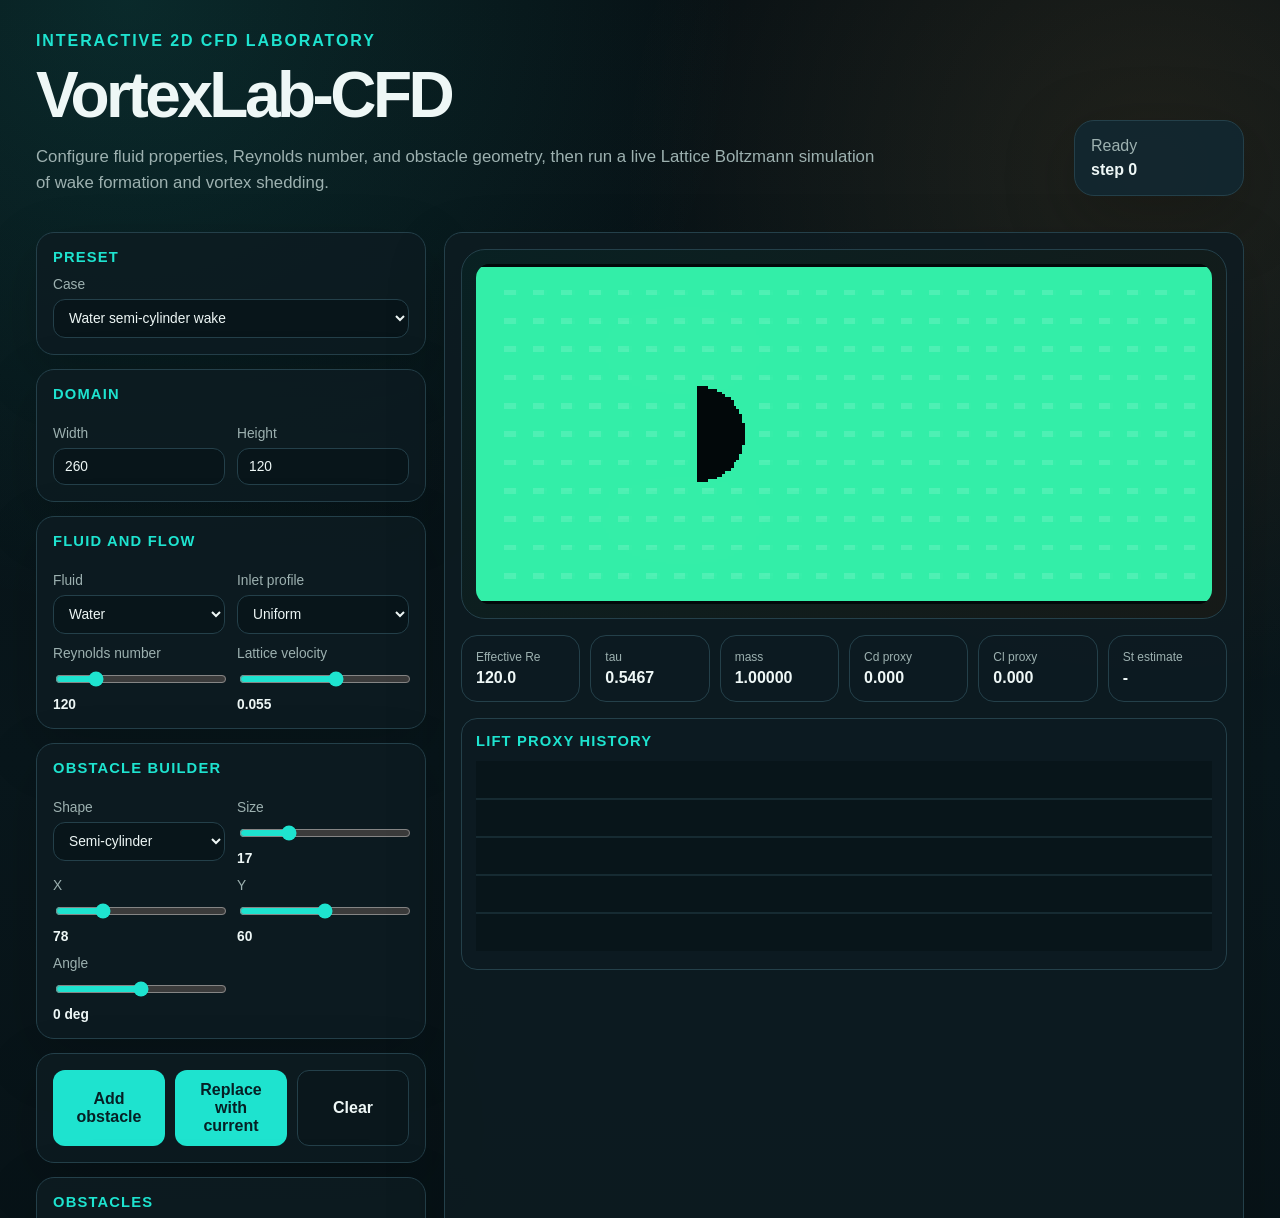
<file: index.html>
<!doctype html>
<html lang="en">
<head>
  <meta charset="utf-8"/>
  <meta name="viewport" content="width=device-width, initial-scale=1"/>
  <meta http-equiv="refresh" content="0; url=web/index.html"/>
  <title>VortexLab-CFD</title>
  <style>
    body {
      margin: 0;
      min-height: 100vh;
      display: grid;
      place-items: center;
      background: #071014;
      color: #eef7f6;
      font-family: Avenir Next, Segoe UI, Helvetica, Arial, sans-serif;
    }
    a { color: #1ee3cf; }
  </style>
</head>
<body>
  <p>Opening <a href="web/index.html">VortexLab-CFD interactive simulator</a>...</p>
</body>
</html>
</file>
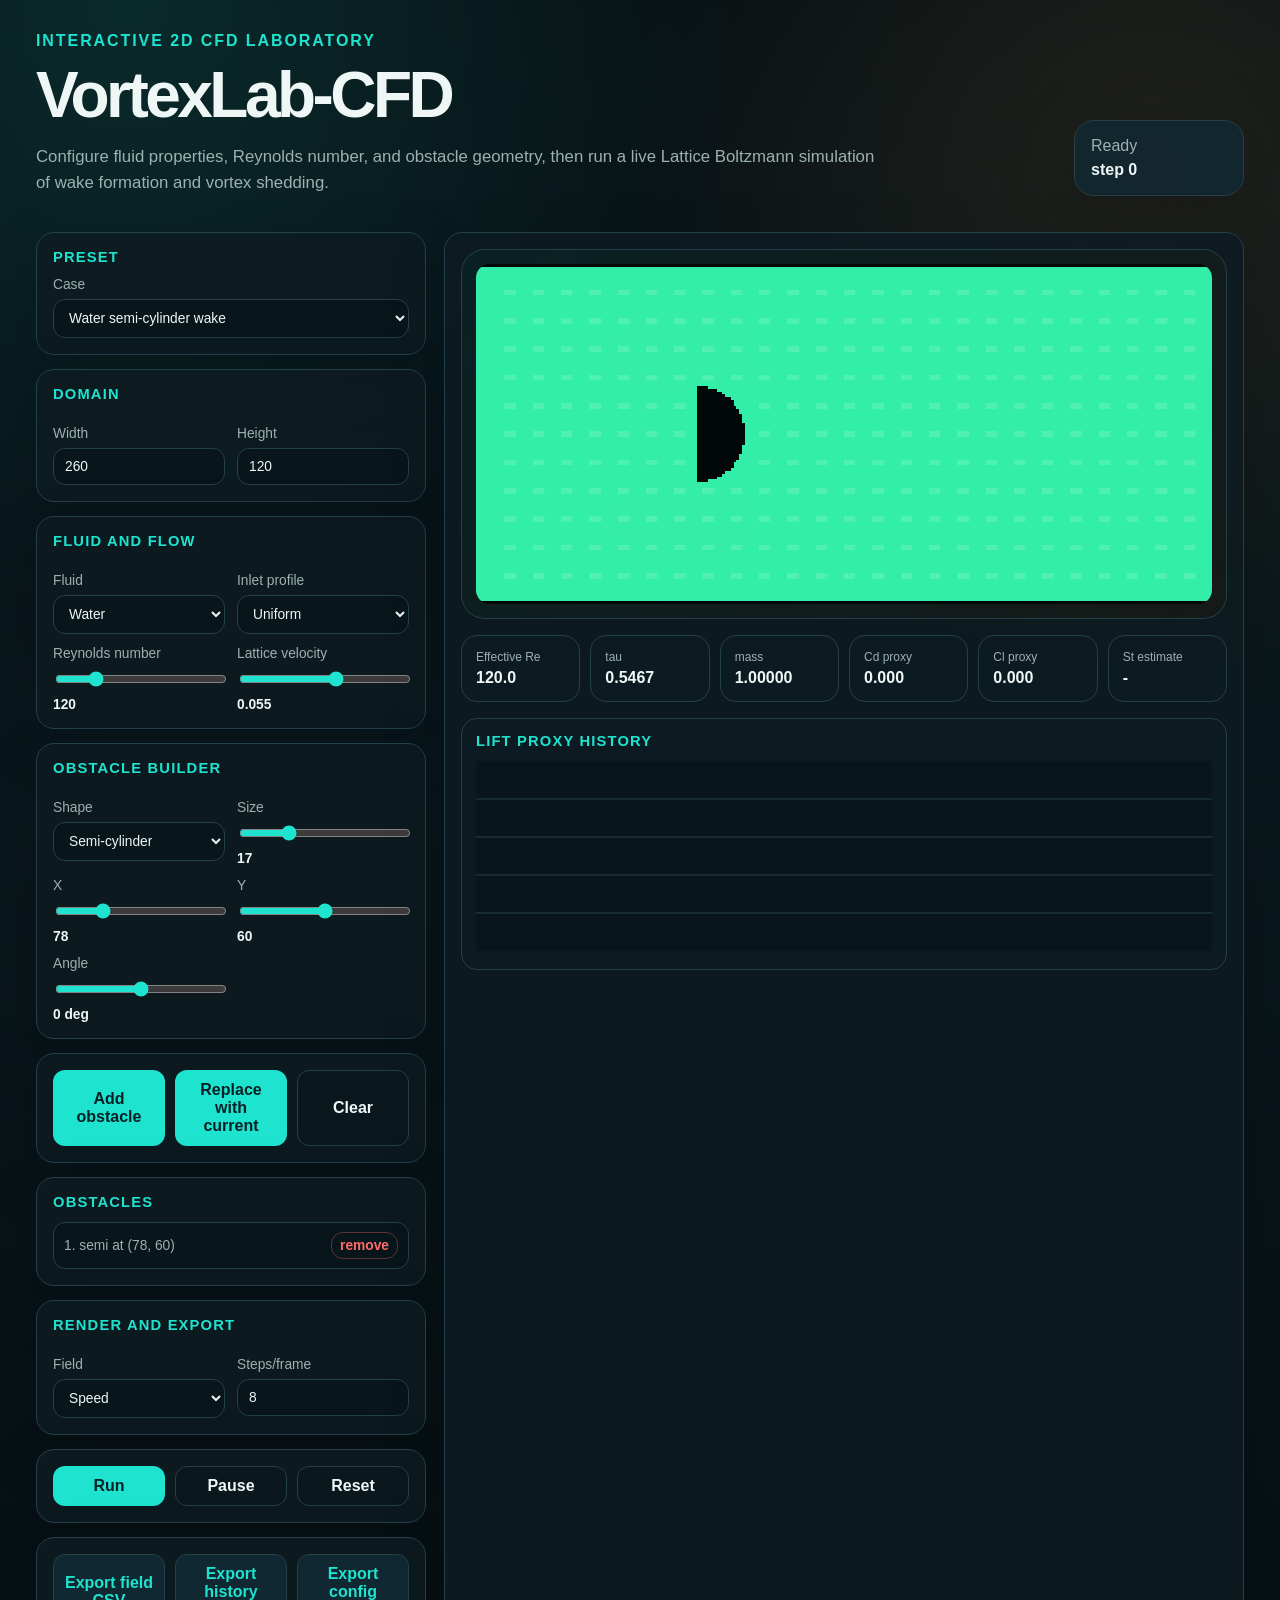
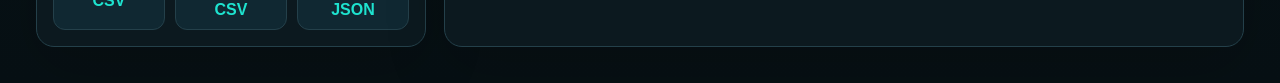
<file: web/index.html>
<!doctype html>
<html lang="en">
<head>
  <meta charset="utf-8"/>
  <meta name="viewport" content="width=device-width, initial-scale=1"/>
  <title>VortexLab-CFD</title>
  <link rel="stylesheet" href="styles.css"/>
</head>
<body>
  <header class="hero">
    <div>
      <p class="eyebrow">Interactive 2D CFD Laboratory</p>
      <h1>VortexLab-CFD</h1>
      <p class="lead">
        Configure fluid properties, Reynolds number, and obstacle geometry, then run a live
        Lattice Boltzmann simulation of wake formation and vortex shedding.
      </p>
    </div>
    <div class="hero-card">
      <span id="statusText">Ready</span>
      <strong id="stepText">step 0</strong>
    </div>
  </header>

  <main class="layout">
    <aside class="panel">
      <section>
        <h2>Preset</h2>
        <label>
          Case
          <select id="presetSelect"></select>
        </label>
      </section>

      <section class="grid-2">
        <h2>Domain</h2>
        <label>
          Width
          <input id="nxInput" type="number" min="80" max="520" step="10" value="260"/>
        </label>
        <label>
          Height
          <input id="nyInput" type="number" min="50" max="260" step="10" value="120"/>
        </label>
      </section>

      <section class="grid-2">
        <h2>Fluid And Flow</h2>
        <label>
          Fluid
          <select id="fluidSelect"></select>
        </label>
        <label>
          Inlet profile
          <select id="profileSelect">
            <option value="uniform">Uniform</option>
            <option value="parabolic">Parabolic</option>
          </select>
        </label>
        <label>
          Reynolds number
          <input id="reInput" type="range" min="20" max="500" step="5" value="120"/>
          <output id="reValue">120</output>
        </label>
        <label>
          Lattice velocity
          <input id="uInput" type="range" min="0.015" max="0.085" step="0.001" value="0.055"/>
          <output id="uValue">0.055</output>
        </label>
      </section>

      <section class="grid-2">
        <h2>Obstacle Builder</h2>
        <label>
          Shape
          <select id="shapeSelect">
            <option value="circle">Circle</option>
            <option value="semi">Semi-cylinder</option>
            <option value="ellipse">Ellipse</option>
            <option value="rectangle">Rectangle</option>
            <option value="triangle">Triangle</option>
            <option value="airfoil">NACA-style airfoil</option>
          </select>
        </label>
        <label>
          Size
          <input id="sizeInput" type="range" min="8" max="42" step="1" value="17"/>
          <output id="sizeValue">17</output>
        </label>
        <label>
          X
          <input id="xInput" type="range" min="30" max="260" step="1" value="78"/>
          <output id="xValue">78</output>
        </label>
        <label>
          Y
          <input id="yInput" type="range" min="20" max="120" step="1" value="60"/>
          <output id="yValue">60</output>
        </label>
        <label>
          Angle
          <input id="angleInput" type="range" min="-180" max="180" step="1" value="0"/>
          <output id="angleValue">0 deg</output>
        </label>
      </section>

      <section class="buttons">
        <button id="addObstacleBtn">Add obstacle</button>
        <button id="replaceObstacleBtn">Replace with current</button>
        <button id="clearObstaclesBtn" class="ghost">Clear</button>
      </section>

      <section>
        <h2>Obstacles</h2>
        <div id="obstacleList" class="obstacle-list"></div>
      </section>

      <section class="grid-2">
        <h2>Render And Export</h2>
        <label>
          Field
          <select id="viewSelect">
            <option value="speed">Speed</option>
            <option value="vorticity">Vorticity</option>
            <option value="density">Density</option>
            <option value="mask">Obstacle mask</option>
          </select>
        </label>
        <label>
          Steps/frame
          <input id="spfInput" type="number" min="1" max="40" step="1" value="8"/>
        </label>
      </section>

      <section class="buttons">
        <button id="runBtn">Run</button>
        <button id="pauseBtn" class="ghost">Pause</button>
        <button id="resetBtn" class="ghost">Reset</button>
      </section>

      <section class="buttons">
        <button id="exportFieldBtn" class="secondary">Export field CSV</button>
        <button id="exportHistoryBtn" class="secondary">Export history CSV</button>
        <button id="exportConfigBtn" class="secondary">Export config JSON</button>
      </section>
    </aside>

    <section class="stage">
      <div class="canvas-shell">
        <canvas id="flowCanvas" width="260" height="120"></canvas>
      </div>

      <div class="stats">
        <div><span>Effective Re</span><strong id="effectiveReText">-</strong></div>
        <div><span>tau</span><strong id="tauText">-</strong></div>
        <div><span>mass</span><strong id="massText">-</strong></div>
        <div><span>Cd proxy</span><strong id="cdText">-</strong></div>
        <div><span>Cl proxy</span><strong id="clText">-</strong></div>
        <div><span>St estimate</span><strong id="stText">-</strong></div>
      </div>

      <div class="chart-card">
        <h2>Lift proxy history</h2>
        <canvas id="chartCanvas" width="900" height="190"></canvas>
      </div>
    </section>
  </main>

  <script src="presets.js"></script>
  <script src="geometry.js"></script>
  <script src="lbm.js"></script>
  <script src="renderer.js"></script>
  <script src="exporter.js"></script>
  <script src="app.js"></script>
</body>
</html>
</file>
<file: web/styles.css>
:root {
  --bg: #071014;
  --panel: #0d1b21;
  --panel-2: #102832;
  --text: #eef7f6;
  --muted: #9db1b0;
  --line: #24404a;
  --accent: #1ee3cf;
  --accent-2: #ffb454;
  --danger: #ff6b6b;
}

* {
  box-sizing: border-box;
}

body {
  margin: 0;
  color: var(--text);
  background:
    radial-gradient(circle at 10% 0%, rgba(30, 227, 207, 0.12), transparent 30%),
    radial-gradient(circle at 90% 10%, rgba(255, 180, 84, 0.10), transparent 28%),
    linear-gradient(180deg, #071014, #09171c 45%, #071014);
  font-family: Avenir Next, Segoe UI, Helvetica, Arial, sans-serif;
}

.hero {
  display: flex;
  justify-content: space-between;
  gap: 28px;
  align-items: flex-end;
  padding: 32px 36px 18px;
}

.eyebrow {
  margin: 0 0 8px;
  color: var(--accent);
  font-weight: 700;
  letter-spacing: 0.12em;
  text-transform: uppercase;
}

h1 {
  margin: 0;
  font-size: clamp(2.1rem, 5vw, 4.2rem);
  letter-spacing: -0.055em;
}

h2 {
  margin: 0 0 12px;
  grid-column: 1 / -1;
  font-size: 0.92rem;
  color: var(--accent);
  letter-spacing: 0.08em;
  text-transform: uppercase;
}

.lead {
  max-width: 850px;
  margin: 12px 0 0;
  color: var(--muted);
  line-height: 1.55;
  font-size: 1.05rem;
}

.hero-card {
  min-width: 170px;
  border: 1px solid var(--line);
  border-radius: 20px;
  padding: 16px;
  background: rgba(16, 40, 50, 0.82);
  box-shadow: 0 20px 70px rgba(0, 0, 0, 0.25);
}

.hero-card span,
.hero-card strong {
  display: block;
}

.hero-card span {
  color: var(--muted);
  margin-bottom: 6px;
}

.layout {
  display: grid;
  grid-template-columns: minmax(310px, 390px) minmax(0, 1fr);
  gap: 18px;
  padding: 18px 36px 36px;
}

.panel,
.stage {
  min-width: 0;
}

.panel {
  display: flex;
  flex-direction: column;
  gap: 14px;
}

section {
  border: 1px solid var(--line);
  border-radius: 18px;
  background: rgba(13, 27, 33, 0.86);
  padding: 16px;
  box-shadow: 0 20px 60px rgba(0, 0, 0, 0.18);
}

.grid-2 {
  display: grid;
  grid-template-columns: 1fr 1fr;
  gap: 12px;
}

label {
  display: flex;
  flex-direction: column;
  gap: 7px;
  color: var(--muted);
  font-size: 0.86rem;
}

input,
select,
button {
  width: 100%;
  border: 1px solid var(--line);
  border-radius: 12px;
  background: #08151a;
  color: var(--text);
  padding: 10px 11px;
  font: inherit;
}

input[type="range"] {
  padding: 0;
  accent-color: var(--accent);
}

output {
  color: var(--text);
  font-weight: 700;
}

.buttons {
  display: grid;
  grid-template-columns: repeat(3, 1fr);
  gap: 10px;
}

button {
  cursor: pointer;
  border-color: transparent;
  background: var(--accent);
  color: #062025;
  font-weight: 800;
}

button.ghost {
  border-color: var(--line);
  background: #0a171c;
  color: var(--text);
}

button.secondary {
  background: var(--panel-2);
  color: var(--accent);
  border-color: var(--line);
}

.stage {
  display: flex;
  flex-direction: column;
  gap: 16px;
}

.canvas-shell {
  position: relative;
  border: 1px solid var(--line);
  border-radius: 24px;
  padding: 14px;
  background:
    linear-gradient(135deg, rgba(30, 227, 207, 0.08), rgba(255, 180, 84, 0.06)),
    #071014;
  overflow: hidden;
}

#flowCanvas {
  display: block;
  width: 100%;
  height: auto;
  image-rendering: pixelated;
  border-radius: 14px;
  background: #020709;
}

.stats {
  display: grid;
  grid-template-columns: repeat(6, minmax(0, 1fr));
  gap: 10px;
}

.stats div,
.chart-card {
  border: 1px solid var(--line);
  border-radius: 16px;
  background: rgba(13, 27, 33, 0.88);
  padding: 14px;
}

.stats span {
  display: block;
  color: var(--muted);
  font-size: 0.75rem;
  margin-bottom: 5px;
}

.stats strong {
  font-size: 1rem;
}

.chart-card h2 {
  margin-bottom: 12px;
}

#chartCanvas {
  width: 100%;
  height: 190px;
}

.obstacle-list {
  display: flex;
  flex-direction: column;
  gap: 8px;
}

.obstacle-chip {
  display: flex;
  align-items: center;
  justify-content: space-between;
  gap: 8px;
  padding: 9px 10px;
  border: 1px solid var(--line);
  border-radius: 12px;
  color: var(--muted);
  background: #08151a;
  font-size: 0.86rem;
}

.obstacle-chip button {
  width: auto;
  padding: 5px 8px;
  background: transparent;
  color: var(--danger);
  border: 1px solid rgba(255, 107, 107, 0.35);
}

@media (max-width: 1050px) {
  .layout {
    grid-template-columns: 1fr;
  }

  .stats {
    grid-template-columns: repeat(2, minmax(0, 1fr));
  }

  .hero {
    flex-direction: column;
    align-items: stretch;
  }
}
</file>
